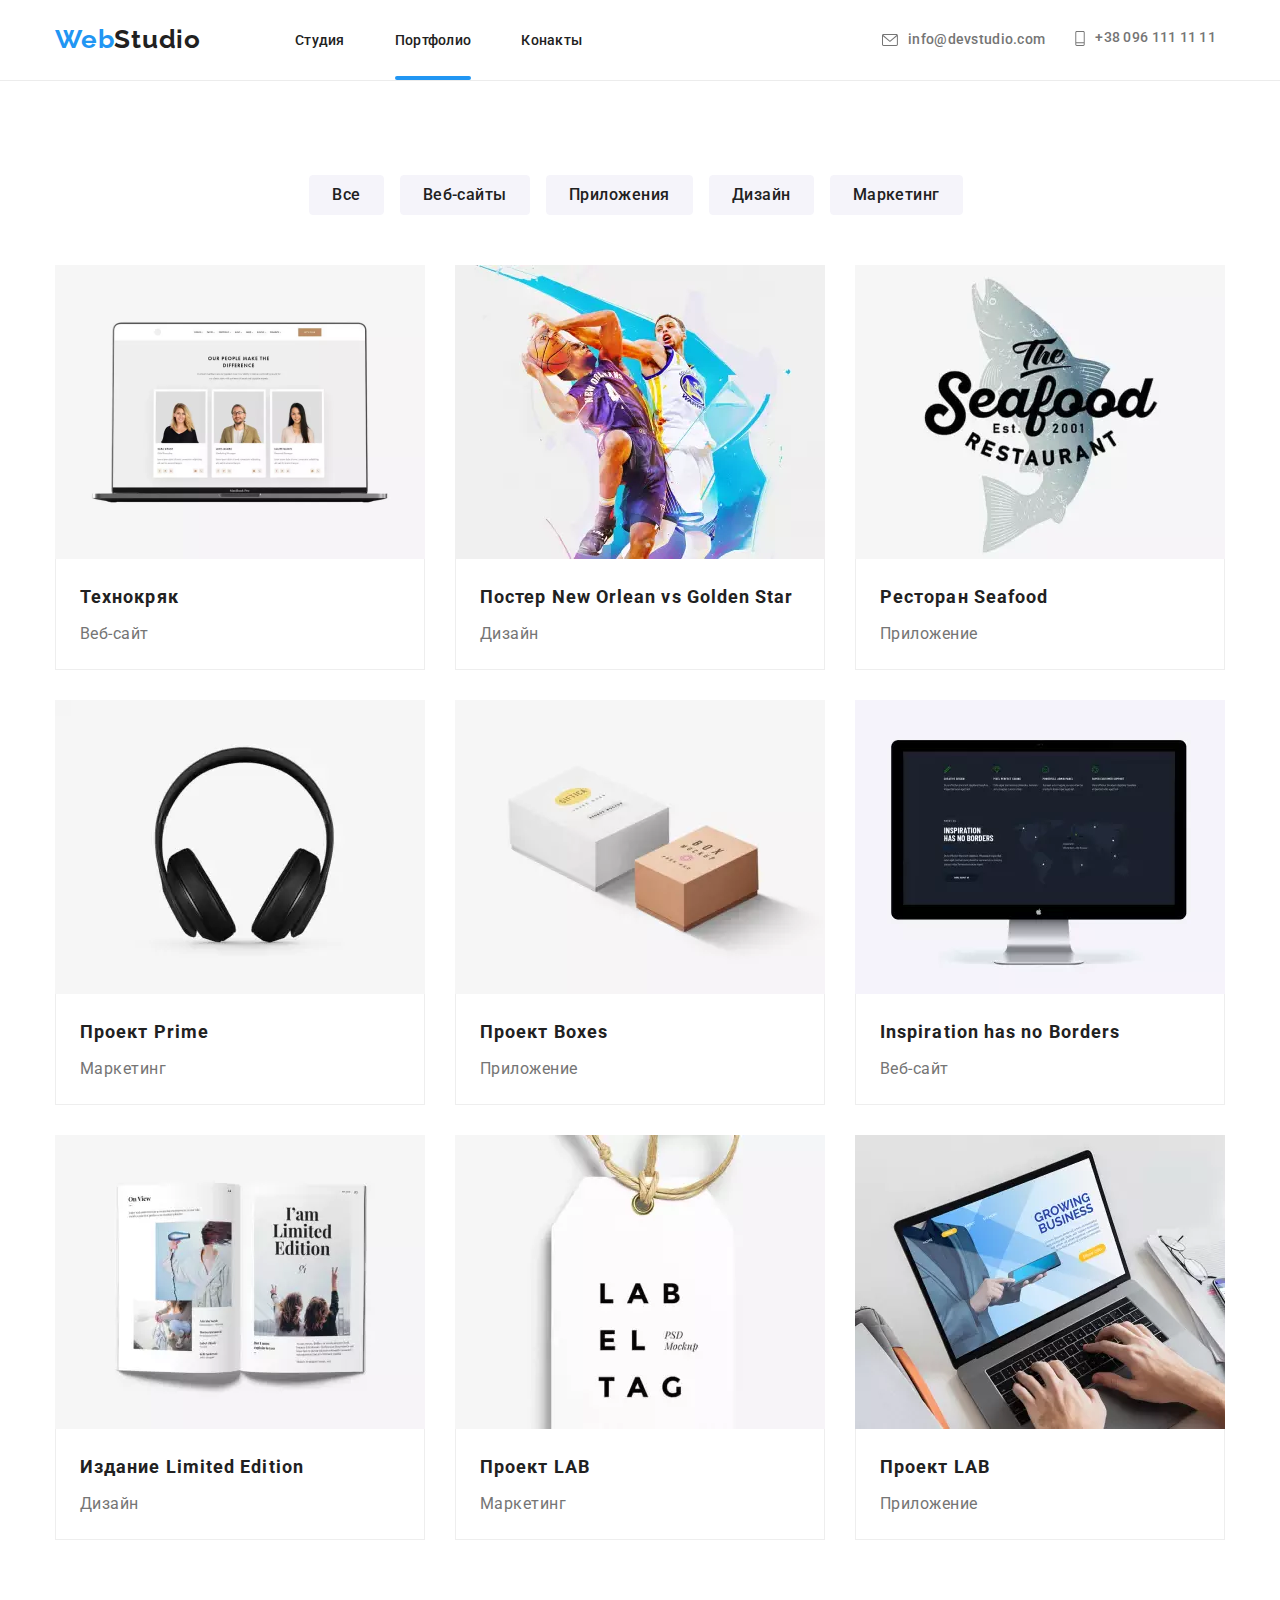
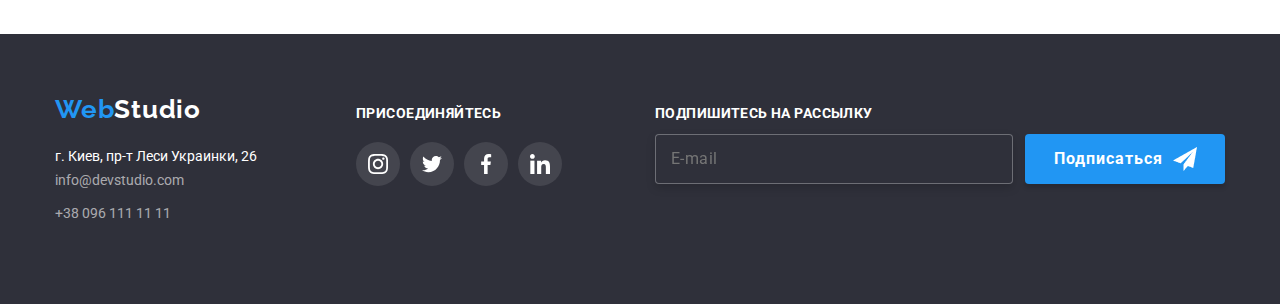
<file: portfolio.html>
<!DOCTYPE html>
<html lang="en">
<head>
    <meta charset="UTF-8">
    <meta name="viewport" content="width=device-width, initial-scale=1.0">
    <title>HW-08</title>
    <link rel="stylesheet" href="https://cdnjs.cloudflare.com/ajax/libs/modern-normalize/1.0.0/modern-normalize.min.css">
     <link href="https://fonts.googleapis.com/css2?family=Raleway:wght@700&family=Roboto:wght@400;500;700;900&display=swap"
            rel="stylesheet">
    <link rel="stylesheet" href="https://cdnjs.cloudflare.com/ajax/libs/animate.css/4.1.1/animate.min.css" />
    <!-- <link rel="stylesheet" href="./css/styles.css">  -->
    <link rel="stylesheet" href="./css/portfolio.min.css">
</head>
<body>
  <!--Шапка второй страницы-->
  <!-- <header class="header">
    <div class="container container-main">
        <nav class="main-nav">
            <a class="page-logo link" href="./index.html"><span class="logo-color link">Web</span>Studio</a>
            Навигация на другие страницы-->
            <!-- <ul class="site-nav">
                <li class="item"><a class="link menu-link" href="./index.html">Студия</a></li>
                <li class="item"><a class="link menu-link current" href="./portfolio.html">Портфолио</a></li>
                <li class="item"><a class="link menu-link" href="">Контакты</a></li>
            </ul>
        </nav> -->
    <!--Контакты-->
    <!-- <ul class="contact-nav">
        <li class="contact-item">
            <a href="mailto:info@devstudio.com" class="link">
                <svg class="contact-item-svg-envelope">
                    <use href="./img/sprite.svg.svg#icon-envelope"></use>
                </svg>info@devstudio.com
            </a>
        </li>
        <li class="contact-item">
            <a href="tel:+380961111111" class="link">
                <svg class="contact-item-svg-Mobile">
                    <use href="./img/sprite.svg.svg#icon-Mobile"></use>
                </svg>+38 096 111 11 11
            </a>   
        </li>
    </ul>              -->
   <!-- </div>  -->
<!-- </header> -->
<!--Шапка страницы-->
<header class="header">
  <div class="container container-main">

    <a class="page-logo link" href="./index.html"><span class="logo-color link">Web</span>Studio</a>
    <div class="menu-container" id="menu-container" data-menu>
      <nav class="main-nav">  
        <!--Навигация на другие страницы-->
        <ul class="menu-container-list is-open">
          <li class="menu-container-item">
            <a href="./index.html" class="menu-container-link nav link menu-container-link-action">Студия</a>
          </li>
          <li class="menu-container-item">
            <a class="menu-container-link nav link  menu-container-link-action current" href="#">Портфолио</a>
          </li>
          <li class="menu-container-item">
            <a class="menu-container-link nav link" href="">Конакты</a>
          </li>
        </ul>
        <!-- Контакты -->
        <ul class="menu-contacts">
          <li class="menu-mail">
            <a class="menu-link contacts link" href="mailto:info@devstudio.com">
              <svg class="contact-item-svg-envelope" width="16" height="12">
                <use href="./img/sprite.svg.svg#icon-envelope"></use>
              </svg>info@devstudio.com
            </a>
          </li>
          <li class="menu-tell">
            <a class="menu-link contacts link" href="tel:+380961111111">
              <svg class="contact-item-svg-Mobile" width="10" height="15">
                <use href="./img/sprite.svg.svg#icon-Mobile"></use>
              </svg>+38 096 111 11 11
            </a>
          </li>
        </ul>
      </nav>
    </div>

    <!-- КНОПКА-МЕНЮ-->
    <button type="button" class="menu-btn is-open" aria-expanded="false" aria-controls="menu-container" data-menu-button>
      <svg width="40" height="40" aria-label="переключатель мобильного меню">
        <use class="icon-cross" href="./img/sprite.svg.svg#icon-cross"></use>
        <use class="icon-menu" href="./img/sprite.svg.svg#icon-menu"></use>
      </svg>
    </button>
  </div>
</header>
<main>
    <!--Герой Портфолио-->
    <section class="portfolio">
        <div class="container">
        <!--<h1>Портфолио</h1>-->
        <ul class="button-list">
            <li class="button-list-item"><button type="button" class="button-nav">Все</button></li>
            <li class="button-list-item"><button type="button" class="button-nav">Веб-сайты</button></li> <!--радио-кнопки-->
            <li class="button-list-item"><button type="button" class="button-nav">Приложения</button></li>
            <li class="button-list-item"><button type="button" class="button-nav">Дизайн</button></li>
            <li ><button type="button" class="button-nav">Маркетинг</button></li>
        </ul>
        </div>  
        <div class="container carts">
        <ul class="project-list">
            <li class="project-list-item">
                <a href="" class="project-list-item link">
                    <div class="project-list-overlay">
                    <picture>
                        <source
                        srcset="
                          ./img/portfolio/desktop/webp/img.webp    1x,
                          ./img/portfolio/desktop/webp/img_2x.webp 2x
                        "
                        media="(min-width: 1200px)"
                        type="image/webp"
                      />
                        <source 
                        srcset="
                            ./img/portfolio/desktop/img.jpg    1x,
                            ./img/portfolio/desktop/img@2x.jpg 2x
                            " media="(min-width: 1200px)" />
                        <source
                         srcset="
                            ./img/portfolio/tablet/webp/img.webp    1x,
                            ./img/portfolio/tablet/webp/img_2x.webp 2x
                            " media="(min-width: 768px)" />
                        <source 
                        srcset="
                            ./img/portfolio/tablet/img.jpg  1x,
                            ./img/portfolio/tablet/img@2x.jpg 2x
                            " media="(min-width: 768px)" />
                        <source 
                        srcset="
                            ./img/portfolio/webp/1.webp     1x,
                            ./img/portfolio/webp/1-_2x.webp 2x
                            " media="(min-width: 320px)" />
                        <source 
                          srcset="
                            ./img/portfolio/1.jpg     1x,
                            ./img/portfolio/1-@2x.jpg 2x
                            " media="(min-width: 320px)" />
                        <img src="./img/img(7).jpg" alt="Экран планшета">
                    </picture>
                        <p class="overlay">
                            Технокряк это современная площадка распространения
                            коронавируса. Компании используют эту платформу для
                            цифрового шпионажа и атак на защищённые сервера конкурентов.
                        </p>
                    </div>
                    <div class="border">
                        <h3 class="img-title">Технокряк</h3>
                        <p class="img-text">Веб-сайт</p>
                    </div>
                </a>
            </li>
            <li class="project-list-item">
                    <a href="" class="project-list-item link">
                    <div class="project-list-overlay">
                        <picture>
                            <source
                              srcset="
                                ./img/portfolio/desktop/webp/img-1.webp    1x,
                                ./img/portfolio/desktop/webp/img_2x-1.webp 2x
                              "
                              media="(min-width: 1200px)"
                              type="image/webp"
                            />
                            <source
                              srcset="
                                ./img/portfolio/desktop/img-1.jpg    1x,
                                ./img/portfolio/desktop/img@2x-1.jpg 2x
                              "
                              media="(min-width: 1200px)"
                            />
                            <source
                              srcset="
                                ./img/portfolio/tablet/webp/img-1.webp    1x,
                                ./img/portfolio/tablet/webp/img_2x-1.webp 2x
                              "
                              media="(min-width: 768px)"
                            />
                            <source
                              srcset="
                                ./img/portfolio/tablet/img-1.jpg  1x,
                                ./img/portfolio/tablet/img@2x.jpg 2x
                              "
                              media="(min-width: 768px)"
                            />
                            <source
                              srcset="
                                ./img/portfolio/webp/2.webp     1x,
                                ./img/portfolio/webp/2-_2x.webp 2x
                              "
                              media="(min-width: 320px)"
                            />
                            <source
                              srcset="
                                ./img/portfolio/2.jpg     1x,
                                ./img/portfolio/2-@2x.jpg 2x
                              "
                              media="(min-width: 320px)"
                            />
                        <img src="./img/img(8).jpg" alt="Два баскетболиста">
                        </picture>
                        <p class="overlay">
                            Технокряк это современная площадка распространения
                            коронавируса. Компании используют эту платформу для
                            цифрового шпионажа и атак на защищённые сервера конкурентов.
                        </p>
                    </div>
                    <div class="border">
                        <h3 class="img-title">Постер New Orlean vs Golden Star</h3>
                        <p class="img-text">Дизайн</p>
                    </div>
                </a>
            </li>
            <li class="project-list-item">
                    <a href="" class="project-list-item link">
                    <div class="project-list-overlay">
                        <picture>
                            <source
                              srcset="
                                ./img/portfolio/desktop/webp/img-2.webp    1x,
                                ./img/portfolio/desktop/webp/img_2x-2.webp 2x
                              "
                              media="(min-width: 1200px)"
                              type="image/webp"
                            />
                            <source
                              srcset="
                                ./img/portfolio/desktop/img-2.jpg    1x,
                                ./img/portfolio/desktop/img@2x-2.jpg 2x
                              "
                              media="(min-width: 1200px)"
                            />
                            <source
                              srcset="
                                ./img/portfolio/tablet/webp/img-2.webp    1x,
                                ./img/portfolio/tablet/webp/img_2x-2.webp 2x
                              "
                              media="(min-width: 768px)"
                            />
                            <source
                              srcset="
                                ./img/portfolio/tablet/img-2.jpg    1x,
                                ./img/portfolio/tablet/img@2x-2.jpg 2x
                              "
                              media="(min-width: 768px)"
                            />
                            <source
                              srcset="
                                ./img/portfolio/webp/3.webp     1x,
                                ./img/portfolio/webp/3-_3x.webp 2x
                              "
                              media="(min-width: 320px)"
                            />
                            <source
                              srcset="
                                ./img/portfolio/3.jpg     1x,
                                ./img/portfolio/3-@2x.jpg 2x
                              "
                              media="(min-width: 320px)"
                            />
                        <img src="./img/img(9).jpg" alt="Рыба">
                        </picture>
                        <p class="overlay">
                            Технокряк это современная площадка распространения
                            коронавируса. Компании используют эту платформу для
                            цифрового шпионажа и атак на защищённые сервера конкурентов.
                        </p>
                    </div>
                    <div class="border">
                        <h3 class="img-title">Ресторан Seafood</h3>
                        <p class="img-text">Приложение</p>
                    </div>
                </a>
            </li>
            <li class="project-list-item">
                    <a href="" class="project-list-item link">
                    <div class="project-list-overlay">
                        <picture>
                            <source
                              srcset="
                                ./img/portfolio/desktop/webp/img-3.webp    1x,
                                ./img/portfolio/desktop/webp/img_2x-3.webp 2x
                              "
                              media="(min-width: 1200px)"
                              type="image/webp"
                            />
                            <source
                              srcset="
                                ./img/portfolio/desktop/img-3.jpg    1x,
                                ./img/portfolio/desktop/img@2x-3.jpg 2x
                              "
                              media="(min-width: 1200px)"
                            />
                            <source
                              srcset="
                                ./img/portfolio/tablet/webp/img-3.webp    1x,
                                ./img/portfolio/tablet/webp/img_2x-3.webp 2x
                              "
                              media="(min-width: 768px)"
                            />
                            <source
                              srcset="
                                ./img/portfolio/tablet/img-3.jpg    1x,
                                ./img/portfolio/tablet/img@2x-3.jpg 2x
                              "
                              media="(min-width: 768px)"
                            />
                            <source
                              srcset="
                                ./img/portfolio/webp/4.webp     1x,
                                ./img/portfolio/webp/4-_4x.webp 2x
                              "
                              media="(min-width: 320px)"
                            />
                            <source
                              srcset="
                                ./img/portfolio/4.jpg     1x,
                                ./img/portfolio/4-@2x.jpg 2x
                              "
                              media="(min-width: 320px)"
                            />
                        <img src="./img/img(10).jpg" alt="Наушники">
                        </picture>
                        <p class="overlay">
                            Технокряк это современная площадка распространения
                            коронавируса. Компании используют эту платформу для
                            цифрового шпионажа и атак на защищённые сервера конкурентов.
                        </p>
                    </div>
                    <div class="border">
                        <h3 class="img-title">Проект Prime</h3>
                        <p class="img-text">Маркетинг</p>
                    </div>
                </a>
            </li>
            <li class="project-list-item">
                <a href="" class="project-list-item link">
                    <div class="project-list-overlay">
                        <picture>
                            <source
                              srcset="
                                ./img/portfolio/desktop/webp/img-4.webp    1x,
                                ./img/portfolio/desktop/webp/img_2x-4.webp 2x
                              "
                              media="(min-width: 1200px)"
                              type="image/webp"
                            />
                            <source
                              srcset="
                                ./img/portfolio/desktop/img-4.jpg    1x,
                                ./img/portfolio/desktop/img@2x-4.jpg 2x
                              "
                              media="(min-width: 1200px)"
                            />
                            <source
                              srcset="
                                ./img/portfolio/tablet/webp/img-4.webp    1x,
                                ./img/portfolio/tablet/webp/img_2x-4.webp 2x
                              "
                              media="(min-width: 768px)"
                            />
                            <source
                              srcset="
                                ./img/portfolio/tablet/img-4.jpg    1x,
                                ./img/portfolio/tablet/img@2x-4.jpg 2x
                              "
                              media="(min-width: 768px)"
                            />
                            <source
                              srcset="
                                ./img/portfolio/webp/5.webp     1x,
                                ./img/portfolio/webp/5-_5x.webp 2x
                              "
                              media="(min-width: 320px)"
                            />
                            <source
                              srcset="
                                ./img/portfolio/5.jpg     1x,
                                ./img/portfolio/5-@2x.jpg 2x
                              "
                              media="(min-width: 320px)"
                            />
                        <img src="./img/img(11).jpg" alt="Две маленькие коробки">
                        </picture>
                        <p class="overlay">
                            Технокряк это современная площадка распространения
                            коронавируса. Компании используют эту платформу для
                            цифрового шпионажа и атак на защищённые сервера конкурентов.
                        </p>
                    </div>
                    <div class="border">
                        <h3 class="img-title">Проект Boxes</h3>
                        <p class="img-text">Приложение</p>
                    </div>
                </a>
            </li>
            <li class="project-list-item">
                <a href="" class="project-list-item link">
                    <div class="project-list-overlay">
                        <picture>
                            <source
                              srcset="
                                ./img/portfolio/desktop/webp/img-5.webp    1x,
                                ./img/portfolio/desktop/webp/img_2x-5.webp 2x
                              "
                              media="(min-width: 1200px)"
                              type="image/webp"
                            />
                            <source
                              srcset="
                                ./img/portfolio/desktop/img-5.jpg    1x,
                                ./img/portfolio/desktop/img@2x-5.jpg 2x
                              "
                              media="(min-width: 1200px)"
                            />
                            <source
                              srcset="
                                ./img/portfolio/tablet/webp/img-5.webp    1x,
                                ./img/portfolio/tablet/webp/img_2x-5.webp 2x
                              "
                              media="(min-width: 768px)"
                            />
                            <source
                              srcset="
                                ./img/portfolio/tablet/img-5.jpg    1x,
                                ./img/portfolio/tablet/img@2x-5.jpg 2x
                              "
                              media="(min-width: 768px)"
                            />
                            <source
                              srcset="
                                ./img/portfolio/webp/6.webp     1x,
                                ./img/portfolio/webp/6-_6x.webp 2x
                              "
                              media="(min-width: 320px)"
                            />
                            <source
                              srcset="
                                ./img/portfolio/6.jpg     1x,
                                ./img/portfolio/6-@2x.jpg 2x
                              "
                              media="(min-width: 320px)"
                            />
                        <img src="./img/img(12).jpg" alt="Компьютер">
                         </picture>
                        <p class="overlay">
                            Технокряк это современная площадка распространения
                            коронавируса. Компании используют эту платформу для
                            цифрового шпионажа и атак на защищённые сервера конкурентов.
                        </p>
                    </div>
                    <div class="border">
                        <h3 class="img-title">Inspiration has no Borders</h3>
                        <p class="img-text">Веб-сайт</p>
                    </div>
                </a>
            </li>
            <li class="project-list-item">
                <a href="" class="project-list-item link">
                    <div class="project-list-overlay">
                        <picture>
                            <source
                              srcset="
                                ./img/portfolio/desktop/webp/img-6.webp    1x,
                                ./img/portfolio/desktop/webp/img_2x-6.webp 2x
                              "
                              media="(min-width: 1200px)"
                              type="image/webp"
                            />
                            <source
                              srcset="
                                ./img/portfolio/desktop/img-6.jpg    1x,
                                ./img/portfolio/desktop/img@2x-6.jpg 2x
                              "
                              media="(min-width: 1200px)"
                            />
                            <source
                              srcset="
                                ./img/portfolio/tablet/webp/img-6.webp    1x,
                                ./img/portfolio/tablet/webp/img_2x-6.webp 2x
                              "
                              media="(min-width: 768px)"
                            />
                            <source
                              srcset="
                                ./img/portfolio/tablet/img-6.jpg    1x,
                                ./img/portfolio/tablet/img@2x-6.jpg 2x
                              "
                              media="(min-width: 768px)"
                            />
                            <source
                              srcset="
                                ./img/portfolio/webp/7.webp     1x,
                                ./img/portfolio/webp/7-_7x.webp 2x
                              "
                              media="(min-width: 320px)"
                            />
                            <source
                              srcset="
                                ./img/portfolio/7.jpg     1x,
                                ./img/portfolio/7-@2x.jpg 2x
                              "
                              media="(min-width: 320px)"
                            />
                        <img src="./img/img(13).jpg" alt="Журнал">
                        </picture>
                        <p class="overlay">
                            Технокряк это современная площадка распространения
                            коронавируса. Компании используют эту платформу для
                            цифрового шпионажа и атак на защищённые сервера конкурентов.
                        </p>
                    </div>
                    <div class="border">
                        <h3 class="img-title">Издание Limited Edition</h3>
                        <p class="img-text">Дизайн</p>
                    </div>
                </a>
            </li>
            <li class="project-list-item">
                <a href="" class="project-list-item link">
                    <div class="project-list-overlay">
                        <picture>
                            <source
                              srcset="
                                ./img/portfolio/desktop/webp/img-7.webp    1x,
                                ./img/portfolio/desktop/webp/img_2x-7.webp 2x
                              "
                              media="(min-width: 1200px)"
                              type="image/webp"
                            />
                            <source
                              srcset="
                                ./img/portfolio/desktop/img-7.jpg    1x,
                                ./img/portfolio/desktop/img@2x-7.jpg 2x
                              "
                              media="(min-width: 1200px)"
                            />
                            <source
                              srcset="
                                ./img/portfolio/tablet/webp/img-7.webp    1x,
                                ./img/portfolio/tablet/webp/img_2x-7.webp 2x
                              "
                              media="(min-width: 768px)"
                            />
                            <source
                              srcset="
                                ./img/portfolio/tablet/img-7.jpg    1x,
                                ./img/portfolio/tablet/img@2x-7.jpg 2x
                              "
                              media="(min-width: 768px)"
                            />
                            <source
                              srcset="
                                ./img/portfolio/webp/8.webp     1x,
                                ./img/portfolio/webp/8-_8x.webp 2x
                              "
                              media="(min-width: 320px)"
                            />
                            <source
                              srcset="
                                ./img/portfolio/8.jpg     1x,
                                ./img/portfolio/8-@2x.jpg 2x
                              "
                              media="(min-width: 320px)"
                            />
                        <img src="./img/img(14).jpg" alt="Этикетка">
                        </picture>
                        <p class="overlay">
                            Технокряк это современная площадка распространения
                            коронавируса. Компании используют эту платформу для
                            цифрового шпионажа и атак на защищённые сервера конкурентов.
                        </p>
                    </div>
                    <div class="border">
                        <h3 class="img-title">Проект LAB</h3>
                        <p class="img-text">Маркетинг</p>
                    </div>
                </a>
            </li>
            <li class="project-list-item">
                <a href="" class="project-list-item link">
                    <div class="project-list-overlay">
                        <picture>
                            <source
                              srcset="
                                ./img/portfolio/desktop/webp/img-8.webp    1x,
                                ./img/portfolio/desktop/webp/img_2x-8.webp 2x
                              "
                              media="(min-width: 1200px)"
                              type="image/webp"
                            />
                            <source
                              srcset="
                                ./img/portfolio/desktop/img-8.jpg    1x,
                                ./img/portfolio/desktop/img@2x-8.jpg 2x
                              "
                              media="(min-width: 1200px)"
                            />
                            <source
                              srcset="
                                ./img/portfolio/tablet/webp/img-8.webp    1x,
                                ./img/portfolio/tablet/webp/img_2x-8.webp 2x
                              "
                              media="(min-width: 768px)"
                            />
                            <source
                              srcset="
                                ./img/portfolio/tablet/img-8.jpg    1x,
                                ./img/portfolio/tablet/img@2x-8.jpg 2x
                              "
                              media="(min-width: 768px)"
                            />
                            <source
                              srcset="
                                ./img/portfolio/webp/9.webp     1x,
                                ./img/portfolio/webp/9-_9x.webp 2x
                              "
                              media="(min-width: 320px)"
                            />
                            <source
                              srcset="
                                ./img/portfolio/9.jpg     1x,
                                ./img/portfolio/9-@2x.jpg 2x
                              "
                              media="(min-width: 320px)"
                            />
                        <img src="./img/img(15).jpg" alt="Планшет">
                        </picture>
                        <p class="overlay">
                            Технокряк это современная площадка распространения
                            коронавируса. Компании используют эту платформу для
                            цифрового шпионажа и атак на защищённые сервера конкурентов.
                        </p>
                    </div>
                    <div class="border">
                        <h3 class="img-title">Проект LAB</h3>
                        <p class="img-text">Приложение</p>
                    </div>
                </a>
            </li>
        </ul>
        </div>
    </section>
</main>
    <!--ФУТЕР-->
    <footer class="footer-title">
    <div class="container footer-box">
       <!--ФУТЕР-ЛОГО--> 
       <div class="footer-left">
        <a class="footer-logo link" href="./index.html"><span class="logo-color link">Web</span>Studio</a>            
        <address class="footer-address">
        <ul>
            <li>
             <a class="footer-address link" href="https://goo.gl/maps/4SZ75eNTT2xGDw7dA">г. Киев, пр-т Леси Украинки, 26</a>
            </li>
            <li><a class="footer-nav link" href="mailto:info@devstudio.com">info@devstudio.com</a></li>
            <li><a class="footer-nav link" href="tel:+380961111111">+38 096 111 11 11</a></li>
        </ul>
        </address>
       </div>

        <div class="footer-center">
            <p class="join">Присоединяйтесь</p>
            <ul class="social-list list">
                <li class="social-list-item">
                    <a href="#" class="social-list-link"> 
                        <svg class="social-list-svg">
                            <use href="./img/sprite.svg.svg#icon-instagram"></use>
                        </svg> 
                    </a> 
                </li>
                <li class="social-list-item">
                    <a href="#" class="social-list-link">
                        <svg class="social-list-svg">
                            <use href="./img/sprite.svg.svg#icon-twitter"></use>
                        </svg>  
                    </a>           
                </li>
                <li class="social-list-item">
                    <a href="#" class="social-list-link">
                        <svg class="social-list-svg">
                            <use href="./img/sprite.svg.svg#icon-facebook"></use>
                        </svg>
                    </a>                  
                </li>
                <li class="social-list-item">
                    <a href="#" class="social-list-link">   
                        <svg class="social-list-svg">
                            <use href="./img/sprite.svg.svg#icon-linkedin"></use>
                        </svg>
                    </a>    
                </li>
            </ul>  
        </div>
        <!--ПОДПИШИТЕCЬ-->
        <div class="footer-mail">
            <form>
            <p class="footer-social-title">Подпишитесь на рассылку</p>
            <div class="footer-mail-box">
                <input class="footer-mail-input" type="email" name="mail" id="footer-mail" placeholder="E-mail" />
                <button type="button" class="footer-mail-btn">Подписаться</button>
            </div>
            </form>
        </div>
    <!-- </div> -->
    </div>
    </footer>
    <script src="./js/mobile-menu.js"></script>
</body>
</html>
</file>
<file: css/styles.css>
html {
  box-sizing: border-box;
}

*,
*::before,
*::after {
  box-sizing: inherit;
}

:root {
  --primary-text-color: #757575; /* оcновной главный*/
  --title-text-color: #212121; /*цвет заголовков*/
  --accent-color: #2196f3;
  --primary-bg-color: #ffffff; /*белый */
  --second-bg-color: #f5f4fa; /*вторичный*/
  --third-bg-color: #2f303a; /* background hero fotter title */
}

body {
  font-family: "Roboto", sans-serif;
  font-weight: 400;
  /*font-size: 14px;
    line-height: 1.71;
    letter-spacing: 0.03em;*/
  background-color: var(--primary-bg-color); /*#ffffff;*/
  color: var(--primary-text-color); /*#757575;*/
}
input {
  font-family: inherit;
}

h1,
h2,
h3,
h4,
h5,
h6,
body,
ul,
li,
p {
  padding: 0;
  margin: 0;
  list-style: none;
  border: none;
}

h1 {
  letter-spacing: 0.06em;
}
h2,
h3 {
  letter-spacing: 0.03em;
}
p {
  letter-spacing: 0.03em;
}
.link {
  text-decoration: none;
  padding: 0;
  margin: 0;
}
img {
  display: block;
  max-width: 100%;
  height: auto;
}
.visually-hidden {
  position: absolute !important;
  clip: rect(1px 1px 1px 1px); /* IE6, IE7 */
  clip: rect(1px, 1px, 1px, 1px);
  padding: 0 !important;
  border: 0 !important;
  height: 1px !important;
  width: 1px !important;
  overflow: hidden;
}
.container {
  width: 1200px;
  padding-left: 15px;
  padding-right: 15px;
  margin: 0 auto;
  /* outline: 1px solid red; */
}
/*=============HEADER==============*/
.header {
  border-bottom: 1px solid #ececec;
}
.container-main {
  justify-content: space-between;
  display: flex;
  width: 1200px;
  padding-left: 15px;
  padding-right: 15px;
  margin: 0 auto;
  background-color: var(--primary-bg-color);
  height: 80px;
}

.main-nav {
  display: flex;
  justify-content: space-between;
  align-items: center;
}
.page-logo {
  font-family: Raleway, sans-serif;
  font-style: normal;
  font-weight: 700;
  font-size: 26px;
  line-height: 1.19;
  letter-spacing: 0.03em;
  color: var(--title-text-color);
  text-decoration: none;
  margin-top: 24px;
  margin-bottom: 25px;
}
.logo-color {
  font-family: Raleway, sans-serif;
  font-style: normal;
  font-weight: 700;
  font-size: 26px;
  line-height: 1.19;
  letter-spacing: 0.03em;
  color: var(--accent-color);
}
/* Навигация на другие страницы ========== */
.site-nav .link:hover,
.site-nav .link:focus,
.site-nav .link:active,
.site-nav .link.current {
  color: var(--accent-color);
}
.site-nav .link {
  /*font-family: Roboto;
    font-style: normal;*/
  display: block;
  font-weight: 500;
  font-size: 14px;
  line-height: 1.14;
  letter-spacing: 0.02em;
  color: var(--title-text-color);
  text-decoration: none;
}
.site-nav {
  display: flex;
  margin-left: 93px;
  border: 1px solid transparent;
  transition: background-color 250ms cubic-bezier(0.4, 0, 0.2, 1);
  /* outline: 1px solid transparent;*/
}
.site-nav .item + .item {
  margin-left: 53px;
}
.menu-link {
  position: relative;
}
.menu-link.current::before {
  opacity: 1;
}
.menu-link::before {
  content: "";
  display: inline-block;
  align-items: center;
  position: absolute;
  opacity: 0;
  left: 0px;
  bottom: -32px;
  width: 100%;
  height: 4px;
  background-color: var(--accent-color);
  border-radius: 2px;
}
/*================THE-AND-HEADER=================*/

/*====CONTACT-NAV====КОНТАКТЫ ТЕЛ ИКОНКИ*==========*/
.contact-item-svg-envelope {
  width: 16px;
  height: 12px;
  margin-right: 10px;
  fill: currentColor;
}
.contact-item-svg-Mobile {
  width: 10px;
  height: 16px;
  margin-right: 10px;
  fill: currentColor;
}
.contact-nav .link:hover,
.contact-nav .link:focus,
.contact-nav .link:active {
  color: var(--accent-color); /*#2196F3; */
}

.link:hover,
.link:focus {
  color: var(--accent-color);
}
.contact-nav .link {
  font-family: Roboto;
  font-size: 14px;
  font-weight: 500;
  line-height: 1.14;
  letter-spacing: 0.02em;
  color: var(--primary-text-color); /*#757575;*/
  transition: 250ms cubic-bezier(0.4, 0, 0.2, 1);
}
.contact-nav {
  display: flex;
  margin-left: auto;
  align-self: flex-end;
  cursor: pointer;
  /*list-style: none;*/
}

.contact-nav .contact-item + .contact-item {
  margin-left: 50px;
}
.contact-item {
  align-items: center;
  margin-top: 32px;
  margin-bottom: 32px;
}
.contact-item .link {
  align-items: center;
}
/*============Герой*====================================*/
.container-hero {
  /*box-sizing: border-box;*/
  max-width: 1600px;
  margin-left: auto;
  margin-right: auto;
}
.hero {
  background-repeat: no-repeat;
  background-size: cover;
  padding-top: 200px;
  padding-bottom: 200px;
  background-color: var(--third-bg-color);
  background-image: linear-gradient(
      to right,
      rgba(47, 48, 58, 0.4),
      rgba(47, 48, 58, 0.4)
    ),
    url("../img/img16.jpg");
}

.hero-title {
  font-weight: 900;
  font-size: 44px;
  line-height: 1.36;
  text-align: center;
  text-transform: uppercase;
  color: var(--primary-bg-color);
  letter-spacing: 0.06em;
  margin-bottom: 30px;
}

.hero-button {
  font-family: inherit;
  font-style: normal;
  font-weight: 700;
  font-size: 16px;
  line-height: 1.87;
  display: block; /*кнопка по центру*/
  margin: 0 auto; /*кнопка по центру*/
  text-align: center;
  text-decoration: none;

  border-radius: 4px;
  letter-spacing: 0.06em;

  padding-bottom: 10px;
  padding-top: 10px;
  padding-right: 32px;
  padding-left: 32px;
  color: var(--primary-bg-color);
  background-color: var(--accent-color);
  border: 1px solid transparent;
  box-shadow: 0px 4px 4px rgba(0, 0, 0, 0.15);
  cursor: pointer;
  /* transition: background-color 250ms cubic-bezier(0.4, 0, 0.2, 1); */
}

.hero-button .link:hover,
.hero-button .link:focus,
.hero-button .link:active {
  color: var(--accent-color);
}

/* Наши Особенности текст ========*/
.features {
  padding-top: 94px;
  padding-bottom: 94px;
}

.features-list {
  display: flex;
  justify-content: space-between;
  /* margin: 0 auto; */
  /* list-style: none;*/
}
.features-list-item {
  margin: 0 auto;
}
.feature-item-logo {
  width: 270px;
  height: 120px;
  background-color: var(--second-bg-color); /*#f5f4fa;*/
  border-radius: 4px;
  margin-bottom: 30px;
  display: flex;
  align-items: center;
  justify-content: center;
}
.features-title {
  font-style: normal;
  font-weight: 700;
  font-size: 14px;
  margin-bottom: 10px;
  margin-top: 0px;
  line-height: 1.14;
  text-transform: uppercase;
  color: var(--title-text-color);
}
.features-text {
  /*font-family: Roboto;
    font-style: normal;*/
  /*font-weight: 400;*/
  font-size: 14px;
  width: 270px;
  line-height: 1.71;
  color: var(--primary-text-color); /* #757575;*/
}
/*===FEATURES=====Наши Особенности ИКОНКИ 1стр========*/
.list {
  display: flex;
  list-style: none;
  /*padding: ;*/
}
.list-item {
  width: 350px;
  padding: 10px;
  margin: 10px;
  border-radius: 4px;
  box-shadow: 0px 2px 1px rgba(0, 0, 0, 0.2), 0px 1px 1px rgba(0, 0, 0, 0.14),
    0px 1px 3px rgba(0, 0, 0, 0.12);
}
/* Наши Особенности Картинки-антена и т д ===========*/
.list-item::before {
  display: block; /*сдела по видео-уроку 20.11.*/
  content: "";
  width: 270px;
  height: 120px;
  margin-bottom: 30px;
  background-color: var(--second-bg-color);
  background-repeat: no-repeat;
  background-size: 65px 70px;
  background-position: center;
  /* margin-right: 30px; */
  border-radius: 4px;
}
.list-item-Antena .feature-item-logo::before {
  content: "";
  background-image: url(../img/antenna.svg);
  width: 70px;
  height: 70px;
}
.list-item-Clock .feature-item-logo::before {
  background-image: url(../img/clock.svg);
  content: "";
  width: 70px;
  height: 70px;
}
.list-item-Diagram .feature-item-logo::before {
  background-image: url(../img/diagram.svg);
  content: "";
  width: 70px;
  height: 70px;
}
.list-item-Astronaut .feature-item-logo::before {
  background-image: url(../img/astronaut.svg);
  content: "";
  width: 70px;
  height: 70px;
}
/*.list-item-Astronaut .feature-item-logo:hover::before {
    color: var(--accent-color);
}*/
/* ============================================================ */

/*Примеры работ* ===============================*/
.work {
  padding-bottom: 94px;
}
.work-title {
  font-weight: 700;
  font-size: 36px;
  line-height: 1.16;
  margin-bottom: 50px; /*от Чем мы заним.до img*/
  margin-top: 0px;
  text-align: center;
  color: var(--title-text-color); /*#212121*/
}
.work-flex {
  display: flex;
  justify-content: space-between;
}
.work-flex + .item + .item {
  margin-left: 30px;
}
.work-flex .work-item {
  position: relative;
}
.work-list {
  position: relative;
  left: 0;
  bottom: 0;
  width: 100%;
  display: inline-flex;
  justify-content: center;
  align-items: center;
  position: absolute;
  max-width: 370px;
  min-height: 70px;
  background: rgba(47, 48, 58, 0.8);
  /* padding-top: 27px;
    padding-bottom: 27px;
    padding-left: 82px;
    padding-right: 82px;*/
}
.work-info {
  width: fit-content;
  font-style: 400;
  font-weight: 700;
  font-size: 14px;
  line-height: 1.14px;
  text-align: center;
  letter-spacing: 0.03em;
  text-transform: uppercase;
  color: var(--primary-bg-color);
}
/*========Команда=============*/
.team {
  background: #f5f4fa;
  padding-top: 94px;
  padding-bottom: 94px; /*на секцию задаем*/
}
.team-title {
  color: var(--title-text-color);
  font-weight: 700;
  font-size: 36px;
  /*margin-bottom: 50px;*/
  line-height: 1.16;
  text-align: center;
  padding-bottom: 50px; /*от Наша команда до img*/
}
.team-flex {
  display: flex;
  justify-content: space-between; /*фото в строку*/
  /* padding-left: 15px; /*между фото*/
  /* padding-right: 15px;*/
}
.team-flex-item {
  box-shadow: 0px 1px 3px rgba(0, 0, 0, 0.12), 0px 1px 1px rgba(0, 0, 0, 0.14),
    0px 2px 1px rgba(0, 0, 0, 0.2);
  border-radius: 0px 0px 4px 4px;
  background: #ffffff;
}
.team-text {
  color: var(--title-text-color);
  font-size: 16px;
  line-height: 1.16;
  font-weight: 500;
  text-align: center;
  margin-top: 30px;
  margin-bottom: 10px; /*от имени до проф.*/
}
.team-prof {
  font-size: 16px;
  line-height: 1.16;
  text-align: center;
  color: var(--primary-text-color); /* #757575;*/
  margin-bottom: 16px;
}
/* ИКОНИКИ icons под фото team 1 стр Итнстаграм */
.icons {
  padding-bottom: 16px;
  padding-right: 32px;
  padding-left: 32px;
  padding-bottom: 30px;
}
.icon-list-link:hover .icon-list-svg,
.icon-list-link:focus .icon-list-svg {
  fill: var(--primary-bg-color);
}
.icon-list-link:hover,
.icon-list-link:focus {
  background-color: var(--accent-color);
}
.icon-list-svg {
  width: 20px;
  height: 20px;
  fill: #afb1b8;
}
.icon-list {
  display: flex;
  justify-content: center;
}
.icon-list-link {
  display: flex;
  justify-content: center; /*выравниваем по центру link*/
  align-items: center; /*выравниваем по центру*/
  width: 44px;
  height: 44px;
  border-radius: 50px;
  margin-right: 10px;
  transition: border-color 250ms cubic-bezier(0.4, 0, 0.2, 1); /*плавный переход цвета при ховере*/
}
.icon-list-link:nth-last-child(-n + 4) {
  margin-right: 0;
}
/* ====================================== */

/*Секция о постоянных клиентах*/
.client {
  padding-bottom: 94px;
  padding-top: 94px;
}
.client-title {
  font-weight: 700;
  font-size: 36px;
  line-height: 1.16;
  margin-bottom: 50px; /*от h2 до img*/
  text-align: center;
  color: var(--title-text-color); /*#212121;*/
}
.client-list {
  display: flex;
  justify-content: space-between;
  cursor: pointer;
}
.client-item {
  width: 170px;
  height: 90px;
  /* margin-right: 30px;*/
}
.client-link {
  display: flex;
  justify-content: center;
  align-items: center;
  width: 170px;
  height: 90px;
  border: 1px solid #afb1b8;
  border-radius: 4px;
  fill: #afb1b8;
  transition: border-color 250ms cubic-bezier(0.4, 0, 0.2, 1); /*плавный переход цвета при ховере*/
}
.client-svg {
  transition: fill 250ms cubic-bezier(0.4, 0, 0.2, 1);
}
.client-link:hover,
.client-link:focus {
  fill: var(--accent-color);
}
.client-link:hover {
  border-color: var(--accent-color);
}
/* ================================================= */
/*===========ФУТЕР==========================*/
.footer-title {
  padding-top: 60px;
  padding-bottom: 60px;
  background-color: var(--third-bg-color);
}
.footer-box {
  display: flex;
  align-items: baseline;
}
.footer-left {
  display: flex;
  flex-direction: column;
  width: 231px;
  margin-right: 70px;
}
.footer-center {
  /* display: block;
  justify-content: space-between; */
  /* margin-left: 70px; */
  display: flex;
  flex-direction: column;
  margin-top: 12px;
}
.join {
  font-weight: 700;
  font-style: 400;
  font-size: 14px;
  line-height: 1.14;
  letter-spacing: 0.03em;
  text-transform: uppercase;
  margin-bottom: 20px;
  color: var(--primary-bg-color);
  background: var(--third-bg-color);
  /* margin-top: 72px;*/
}
/*===ИКОНКИ ФУТЕР===*/
.social-list {
  display: flex;
  justify-content: space-between;
}
.social-list-item:not(:last-child) {
  margin-right: 10px;
}

.social-list-link {
  display: flex;
  justify-content: center;
  align-items: center;
  width: 44px;
  height: 44px;
  border-radius: 50px;
  background: rgba(255, 255, 255, 0.1);
  /* margin-bottom: 100px;*/
  transition: fill 250ms cubic-bezier(0.4, 0, 0.2, 1);
}
.social-list-svg {
  width: 20px;
  height: 20px;
  transition: fill 250ms cubic-bezier(0.4, 0, 0.2, 1);
}

.social-list-svg {
  fill: var(--primary-bg-color);
}
.social-list-link:hover,
.social-list-link:focus {
  background-color: var(--accent-color);
}

/*=======ФУТЕР ЛОГО==========*/
.footer-logo {
  display: block;
  font-family: Raleway;
  font-style: normal;
  font-weight: 700;
  font-size: 26px;
  line-height: 1.19;
  color: var(--primary-bg-color);
  text-decoration: none;
  margin-bottom: 20px;
}
.logo-color {
  color: var(--accent-color);
}
.footer-address {
  font-family: Roboto;
  font-style: normal;
  font-weight: 400;
  font-size: 14px;
  line-height: 1.71;
  margin-bottom: 9px;
  color: var(--primary-bg-color);
}
.footer-nav {
  font-family: Roboto;
  font-style: normal;
  font-weight: 400;
  font-size: 14px;
  line-height: 1.71;
  display: block;
  margin-bottom: 9px;
  color: rgba(255, 255, 255, 0.6);
}
/* ПОДПИШИСЬ */
.footer-mail {
  display: flex;
  flex-direction: column;
  margin-left: 93px;
  /* padding-left: 93px; */
  /* padding-top: 12px; */
}
.footer-social-title {
  font-style: 400;
  font-weight: 700;
  font-size: 14px;
  line-height: 1.14px;
  letter-spacing: 0.03em;
  text-transform: uppercase;
  margin-bottom: 20px;
  color: var(--primary-bg-color);
}
.footer-mail-box {
  display: flex;
  justify-content: flex-end;
  /* flex-direction: row; */
}
.footer-mail-input {
  font-family: "Roboto";
  font-style: normal;
  font-weight: normal;
  font-size: 16px;
  line-height: 1.25;
  letter-spacing: 0.03em;
  border: 1px solid rgba(255, 255, 255, 0.3);
  box-sizing: border-box;
  filter: drop-shadow(0px 4px 4px rgba(0, 0, 0, 0.15));
  border-radius: 4px;
  width: 358px;
  /* width: 100%; */
  height: 50px;
  padding: 16px 15px;
  background-color: #2f303a;
  color: rgba(255, 255, 255, 0.6);
}
.footer-mail-btn {
  display: block;
  /* display: inline-flex; */
  /* align-items: center; */
  font-family: "Roboto";
  font-style: 400;
  font-weight: 700;
  font-size: 16px;
  line-height: 1.87;
  letter-spacing: 0.06em;
  width: 200px;
  color: var(--primary-bg-color);
  background: var(--accent-color);
  box-shadow: 0px 4px 4px rgba(0, 0, 0, 0.15);
  border-radius: 4px;
  padding: 10px 62px 10px 29px;
  /* border: 1px solid transparent; */
  border: none;
  background-image: url("../img/send.png");
  background-repeat: no-repeat;
  background-position: center right 28px;
  cursor: pointer;
  margin-left: 12px;
}
/* =================================================== */
/* Портфолио ==============*/
.portfolio {
  padding-top: 94px;
  padding-bottom: 94px;
}
/* .container {
  width: 1200px;
  margin: 0 auto;
  padding-left: 15px;
  padding-right: 15px;
} */
.button-list {
  display: flex;
  justify-content: center;
  margin-bottom: 50px;
}
.button-list .button-nav {
  margin-right: 8px;
}
.button-list .button-nav:not(:last-child) {
  margin-right: 8;
}
.button-nav {
  font-family: inherit;
  font-style: normal;
  font-weight: 500;
  font-size: 16px;
  line-height: 1.62;

  text-align: center;
  align-items: center;
  display: block;
  text-decoration: none;
  margin: 0 auto;

  padding-top: 6px;
  padding-bottom: 6px;
  padding-right: 22px;
  padding-left: 22px;

  cursor: pointer;
  color: var(--title-text-color); /*#212121*/
  background-color: var(--second-bg-color); /*#F5F4FA;*/
  border: 1px solid #f5f4fa;
  border-radius: 4px;
  transition: background-color 250ms cubic-bezier(0.4, 0, 0.2, 1);
}

.button-nav:hover,
.button-nav:focus,
.button-nav:active {
  color: var(--primary-bg-color); /*#ffffff*/
  background-color: var(--accent-color); /*#2196F3;*/
}

.button-nav.current {
  color: var(--accent-color);
}
.button-nav .link {
  color: var(--title-text-color);
}
/* ПОРТФОЛИО КАРТОЧКИ */
.container .carts {
  border: 1px solid #eeeeee;
  /*border-top: none;*/
}

.border {
  border: 1px solid #eeeeee;
  border-top: none;
}
.img-title {
  display: block;
  color: var(--title-text-color);
  font-size: 18px;
  line-height: 2;
  font-weight: 700;
  letter-spacing: 0.06em;
  padding-bottom: 4px;
  padding-right: 24px;
  padding-left: 24px;
  padding-top: 20px;
}
.img-text {
  color: var(--primary-text-color); /* #757575;*/
  font-size: 16px;
  line-height: 1.87;
  font-weight: 400;
  padding-bottom: 20px;
  padding-right: 24px;
  padding-left: 24px;
  letter-spacing: 0.03em;
}
.overlay {
  position: absolute;
  top: 0;
  left: 0;
  width: 100%;
  height: 100%;
  padding: 63px 24px;
  transform: translateY(100%);
  transition: transform 250ms cubic-bezier(0.4, 0, 0.2, 1),
    background-color 250ms cubic-bezier(0.4, 0, 0.2, 1);

  /* opacity: 0; */
  font-family: Roboto; /*текст на карточке*/
  font-style: normal;
  font-weight: 400;
  font-size: 18px;
  line-height: 1.55;
  letter-spacing: 0.03em;

  background-color: rgba(33, 150, 243, 0.9);
  color: var(--primary-bg-color);
}
.project-list-overlay {
  position: relative;
  overflow: hidden;
  /* cursor: default; /*убирает курсор*/
}
.project-list {
  display: flex;
  flex-wrap: wrap;
}
.project-list-item > .overlay:hover,
.project-list-item > .overlay:focus {
  /* opacity: 1; */
  background-color: rgba(33, 150, 243, 0.9);
}
.project-list-item-link:hover .overlay {
  /* opacity: 1; */
  transform: translateY(0);
}
.project-list-item:hover,
.project-list-item:focus {
  box-shadow: 0px 1px 1px rgba(0, 0, 0, 0.12), 0px 4px 4px rgba(0, 0, 0, 0.06),
    1px 4px 6px rgba(0, 0, 0, 0.16);
}
.project-list-item {
  width: 370px;
  box-sizing: border-box;
  padding-bottom: 0px;
  padding-top: 0px;
  margin-right: 30px;
  margin-bottom: 30px;
}
.project-list-item:nth-child(3n) {
  margin-right: 0;
}
.project-list-item:nth-last-child(-n + 3) {
  margin-bottom: 0;
}
.project-list-item::before {
  font-weight: 400px;
  /*font-style: 400;*/
  font-size: 18px;
  line-height: 1.55;
  letter-spacing: 0.03em;
  color: var(--primary-bg-color);
  background-color: rgba(33, 150, 243, 0.9);
  width: 370px;
  height: 294px;
  margin: 0 auto;
  top: 0;
  left: 0;
  opacity: 0;
}
/* .project-list-item > .overlay:hover,
.project-list-item > .overlay:focus {
  /* opacity: 1; */
/* background-color: rgba(33, 150, 243, 0.9);
}  */
/*.project-list-item::before {
    display: inline-block;
    counter-reset: "";
    position: absolute;
    top: 0px;
    left: 0px;
    width: 100%;
    height: 100%; 
    transform: translateX(-100%);
}
.project-list .project-list-item:hover {
    transform: translateX(0);
}
/*.img { 
    height: 294px; 
    width: 370px;
    border-radius: 0px;  
    background: url(portfolio-1.jpg);
    
}*/

/*========================backdrop-modal ================================*/
.backdrop {
  position: fixed;
  left: 0;
  top: 0;
  z-index: 100;
  width: 100%;
  height: 100%;
  background-color: rgba(0, 0, 0, 0.2);
  transition: transform 250ms cubic-bezier(0.4, 0, 0.2, 1);
  /* transition: all 250ms linear; */
  /* transition: all 500ms linear; */

  /*opacity: 0; /**/
  /*visibility: hidden;
  pointer-events: none;*/
}

.backdrop.is-hidden {
  transition: all 250ms cubic-bezier(0.4, 0, 0.2, 1) 250ms;
}

.backdrop.is-hidden .modal {
  transform: translate(-50%, -50%) scale(0);
  transition: transform 250ms cubic-bezier(0.4, 0, 0.2, 1) 0ms;
  /* transition: transform 500ms linear 0ms; */
}

.modal {
  position: absolute;
  top: 50%;
  left: 50%;
  box-sizing: border-box;

  transform: translate(-50%, -50%) scale(1);
  transition: transform 250ms cubic-bezier(0.4, 0, 0.2, 1) 250ms;

  /* transition: transform 500ms linear 500ms; */
  width: 528px;
  min-height: 581px;
  background-color: var(--primary-bg-color);
  box-shadow: 0px 1px 3px rgba(0, 0, 0, 0.12), 0px 1px 1px rgba(0, 0, 0, 0.14),
    0px 2px 1px rgba(0, 0, 0, 0.2);
  border-radius: 4px;
  padding: 40px;
}
.close-btn {
  position: absolute;
  top: 8px;
  right: 8px;
  width: 30px;
  height: 30px;
  border-radius: 50%;
  background-color: var(--primary-bg-color);
  border: 1px solid rgba(0, 0, 0, 0.1);
  cursor: pointer;
  transition: fill 250ms cubic-bezier(0.4, 0, 0.2, 1);
}
.modal-close-btn:hover {
  fill: var(--accent-color);
}
.is-hidden {
  opacity: 0;
  visibility: hidden;
  pointer-events: none;
}
/*========backdrop-modal-form ============*/
.modal-form {
  display: flex;
  flex-direction: column;
  /* width: 100%; */
}

.modal-form-input-wrapper {
  position: relative;
  display: block;
  margin-top: 4px;
  transition: border-color 250ms cubic-bezier(0.4, 0, 0.2, 1);
}
.modal-form-field {
  font-family: Roboto;
  font-style: 400;
  /* font-weight: normal; */
  font-size: 12px;
  line-height: 1.16;
  position: relative;
  letter-spacing: 0.01em;
  color: var(--primary-text-color); /* #757575;*/
  margin-bottom: 10px; /* ОТ ПОЛЯ */
}
.user-data {
  font-family: Roboto;
  font-style: 400;
  font-weight: 700;
  font-size: 20px;
  line-height: 1.15;
  text-align: center;
  letter-spacing: 0.03em;
  color: #212121;
  margin-bottom: 12px;
}
.modal-form-icon {
  position: absolute;
  left: 12px;
  top: 50%;
  transform: translateY(-50%);
  display: block;
  fill: #212121;
  background-repeat: no-repeat;
  background-position: center;
  margin: 0;
  /* cursor: pointer; */
  transition: fill 250ms cubic-bezier(0.4, 0, 0.2, 1);
}

.modal-form-input {
  /*border*/
  width: 100%;
  height: 40px;
  border-radius: 4px;
  border: 1px solid rgba(33, 33, 33, 0.2);
  padding-left: 42px;
  cursor: pointer;
  box-sizing: border-box;
  margin-top: 4px;
  /* margin-bottom: 10px; */
  transition: border-color 250ms cubic-bezier(0.4, 0, 0.2, 1);
}
.modal-form-icon:hover {
  fill: var(--accent-color);
}
.modal-form-input:focus {
  outline: none;
  border: 1px solid var(--accent-color);
}
.modal-form-input:focus + .modal-form-icon {
  fill: var(--accent-color);
}
.modal-form-message {
  width: 100%;
  height: 120px;
  border: 1px solid rgba(33, 33, 33, 0.2);
  border-radius: 4px;
  resize: none;
  padding: 12px 16px;
  box-sizing: border-box;
  margin-top: 4px;
  margin-bottom: 20px;
  transition: border-color 250ms cubic-bezier(0.4, 0, 0.2, 1);
}
.modal-form-message::placeholder {
  color: rgba(117, 117, 117, 0.5);
}
.modal-form-message:focus {
  outline: none;
  border: 1px solid var(--accent-color);
}

.modal-form-btn {
  font-family: inherit;
  font-style: 400;
  font-weight: 700;
  font-size: 16px;
  line-height: 1.87;

  display: block;
  justify-content: space-between;
  margin: 0 auto;
  align-items: center;
  text-align: center;
  text-decoration: none;
  letter-spacing: 0.06em;

  width: 200px;
  height: 50px;
  left: 700px;
  top: 712px;

  box-shadow: 0px 4px 4px rgba(0, 0, 0, 0.15);
  border-radius: 4px;

  padding-bottom: 10px;
  padding-top: 10px;
  padding-right: 55px;
  padding-left: 55px;

  color: var(--primary-bg-color);
  background-color: var(--accent-color);
  border: 1px solid transparent;
  /* border: 1px solid var(--accent-color); */
  cursor: pointer;
  margin-top: 30px;
  transition: background-color 250ms cubic-bezier(0.4, 0, 0.2, 1);
}
.modal-form-btn:hover,
.modal-form-btn:focus {
  background-color: var(--accent-color);
  color: var(--primary-bg-color);
}
.contact-form {
  /* font-family: Roboto;
  font-style: normal;
  font-weight: normal;
  font-size: 14px;
  line-height: 1.71;
  letter-spacing: 0.03em;*/
  /* text-decoration: underline; */
  text-decoration-skip-ink: none;
  display: inline-block;
  color: var(--accent-color);
}

.contact-form-policy-label {
  font-family: Roboto;
  font-style: normal;
  font-weight: 400;
  display: flex;
  align-items: center;
  font-size: 14px;
  line-height: 1.71;
  letter-spacing: 0.03em;
  color: var(--primary-text-color); /* #757575;*/
  transition: border-color 250ms cubic-bezier(0.4, 0, 0.2, 1),
    background-color 250ms cubic-bezier(0.4, 0, 0.2, 1);
}
.contact-form-policy-label::before {
  /*квадратик для галочки*/
  content: "";
  display: block;
  width: 16px;
  height: 15px;
  border: 2px solid #212121;
  margin-right: 10px;

  /* background-image: linear-gradient(0.4, 0, 0.2, 1); */
  /* transition: all 250ms cubic-bezier(0.4, 0, 0.2, 1); */
}

.modal-form-policy:checked + .contact-form-policy-label::before {
  background-color: var(--accent-color);
  /*background-size: contain;
  background-origin: border-box;*/
  border: var(--accent-color);
  background-image: url(../img/check.svg);
  /* transition: all 250ms cubic-bezier(0.4, 0, 0.2, 1); */
}
/*.modal-form-policy:checked {
  transition: border-color 3000ms cubic-bezier(0.4, 0, 0.2, 1) 250ms,
    background-color 3000ms cubic-bezier(0.4, 0, 0.2, 1) 250ms;
}*/
/*====================================================================*/

/*===============================================*/
/*.modal__form-input-wrapper { 
  position: relative;
  display: block;
  margin-top: 4px;
}*/

/*.modal__form-field {
  margin-bottom: 10px;
}

.modal__form-input {
  width: 100%;
  height: 40px;
  border: 1px solid rgba(33, 33, 33, 0.2);
  border-radius: 4px;
  padding-left: 42px;
  transition: border-color 250ms linear;
}
.modal__form-input:focus {
  outline: none;
  border-color: var(--accent-color);
}

.modal__form-input:focus + .modal__form-icon {
  background-color: var(--accent-color);
}
.modal__form-icon {
  position: absolute;
  top: 50%;
  left: 12px;
  transform: translateY(-50%);
  display: block;
  width: 18px;
  height: 18px;
  background-color: ;
  transition: background-color 250ms linear;
}

.modal__form-message {
  width: 100%;
  height: 120px;
  border: 1px solid rgba(33, 33, 33, 0.2);
  border-radius: 4px;
  padding: 12px 16px;
  margin-top: 4px;
  resize: none;
  transition: border-color 250ms linear;
}
.modal__form-message:focus {
  outline: none;
  border-color: var(--accent-color);
}

.modal__form-policy:checked + .modal__form-policy-text::before {
  background-color: var(--accent-color);
  border: 4px solid #fff;
}

.modal__form-policy-text {
  margin-bottom: 20px;
}

.modal__form-policy-text::before {
  display: inline-block;
  width: 16px;
  height: 16px;
  outline: 1px solid #000;
  content: "";
  margin-right: 10px;
}

.modal__form-btn {
  display: block;
  width: 200px;
  border: 1px solid var(--accent-color);
  border-radius: 25px;
  font-weight: 600;
  font-size: 12px;
  line-height: 1.333;
  letter-spacing: 0.09em;
  text-transform: uppercase;
  background-color: transparent;
  cursor: pointer;
  padding: 12px 20px;
  color: #303030;
  margin: 0 auto;

  transition: all 250ms linear;
}

.modal__form-btn:hover,
.modal__form-btn:focus {
  background-color: var(--accent-color);
  color: #fff;
}*/
</file>
<file: css/portfolio.min.css>
.visually-hidden{position:absolute !important;clip:rect(1px 1px 1px 1px);clip:rect(1px, 1px, 1px, 1px);padding:0 !important;border:0 !important;height:1px !important;width:1px !important;overflow:hidden}:root{--primary-text-color: #757575;--title-text-color: #212121;--accent-color: #2196f3;--primary-bg-color: #ffffff;--second-bg-color: #f5f4fa;--third-bg-color: #2f303a}html{box-sizing:border-box}*,*::before,*::after{box-sizing:inherit}body{font-family:"Roboto", sans-serif;font-weight:400;background-color:var(--primary-bg-color);color:var(--primary-text-color)}input{font-family:inherit}h1,h2,h3,h4,h5,h6,body,ul,li,p{padding:0;margin:0;list-style:none;border:none}h1{letter-spacing:0.06em}h2,h3{letter-spacing:0.03em}p{letter-spacing:0.03em}.link{text-decoration:none;padding:0;margin:0}img{display:block;max-width:100%;height:auto}.container{padding-left:15px;padding-right:15px;margin:0 auto}.container{width:100%;padding:0 15px}@media screen and (min-width: 320px) and (max-width: 767px){.container{width:100%;max-width:480px}}@media screen and (min-width: 768px) and (max-width: 1199px){.container{width:100%;max-width:768px}}@media screen and (min-width: 1200px){.container{width:100%;max-width:1200px}}.menu-container-link.nav.link{position:relative;display:inline-block;font-weight:500;font-size:14px;line-height:1.172;letter-spacing:0.02em;transition:250ms cubic-bezier(0.4, 0, 0.2, 1)}.menu-container-link-action.current::after{opacity:1}.menu-container-link-action::after{content:"";display:inline-block;align-items:center;position:absolute;opacity:0;left:0px;bottom:-8px;width:100%;height:4px;background-color:var(--accent-color);border-radius:2px;opacity:0;transition:2500ms cubic-bezier(0.4, 0, 0.2, 1)}@media screen and (min-width: 768px){.menu-container-link-action::after{bottom:-32px}}.menu-container-link-action{position:relative}.menu-container-link-action.current::after{opacity:1}.menu-container-link-action.current{color:var(--accent-color)}.header{position:relative;border-bottom:1px solid #ececec}.container-main{height:60px}@media screen and (min-width: 768px) and (max-width: 1199px){.container-main{height:80px}}@media screen and (min-width: 320px) and (max-width: 1199px){.container-main{display:flex;justify-content:space-between;align-items:center}}@media screen and (min-width: 1200px){.container-main{display:flex;align-items:center}}.menu-btn{display:inline-flex;margin:0px;padding:0px;border:none;background-color:transparent;transition:transform 500ms cubic-bezier(0.4, 0, 0.2, 1) 250ms;overflow-y:scroll}@media screen and (min-width: 768px){.menu-btn.is-open{display:none;transition:transform 250ms cubic-bezier(0.4, 0, 0.2, 1) 0ms}}.menu-btn .icon-menu{display:none}.menu-btn.is-open .icon-cross{display:none;opacity:0;pointer-events:none}.menu-btn.is-open .icon-menu{display:block}.menu-btn{transition:fill 250ms cubic-bezier(0.4, 0, 0.2, 1)}.menu-btn:hover{fill:var(--accent-color)}.menu-container{text-align:center;transition:transform 250ms cubic-bezier(0.4, 0, 0.2, 1)}@media screen and (max-width: 767px){.menu-container{background-color:var(--primary-bg-color);z-index:1;padding:60px 0;overflow-y:scroll}}.menu-container.is-open{display:block;transition:transform 250ms cubic-bezier(0.4, 0, 0.2, 1)}@media screen and (max-width: 767px){.menu-container{display:none;position:absolute;top:100%;left:0;width:100%}}@media screen and (min-width: 768px){.menu-container{display:flex;align-items:center}}@media screen and (min-width: 1200px){.main-nav{display:flex;align-items:center}}@media screen and (min-width: 768px) and (max-width: 1199px){.menu-container-list{display:flex;transition:background-color 250ms cubic-bezier(0.4, 0, 0.2, 1)}}@media screen and (max-width: 767px){.menu-container-item:not(:last-child){margin-bottom:40px}}@media screen and (min-width: 768px){.menu-container-item:not(:last-child){margin-right:50px}.menu-link{font-family:Roboto;font-style:normal;font-weight:500;font-size:14px;line-height:1.171;letter-spacing:0.02em;display:flex;align-items:center}.contact-item-svg-envelope:hover,.contact-item-svg-Mobile:hover,.contact-item-svg-envelope:focus,.contact-item-svg-Mobile:focus{fill:var(--accent-color)}.contact-item-svg-envelope{transition:fill 250ms cubic-bezier(0.4, 0, 0.2, 1)}.contact-item-svg-Mobile{transition:fill 250ms cubic-bezier(0.4, 0, 0.2, 1)}}@media screen and (min-width: 768px) and (min-width: 1200px){.menu-container-link{display:flex;font-size:18px;line-height:1.166;transition:transform 250ms cubic-bezier(0.4, 0, 0.2, 1)}}@media screen and (min-width: 768px){.menu-container-link.nav:hover,.menu-container-link.nav:focus{color:var(--accent-color)}.menu-container-link.nav{color:var(--title-text-color)}.main-nav{display:block;justify-content:center;align-items:center;transition:background-color 250ms cubic-bezier(0.4, 0, 0.2, 1)}}@media screen and (min-width: 768px) and (min-width: 768px) and (max-width: 1199px){.main-nav{display:flex;justify-content:space-between;align-items:center}.menu-contacts{margin-left:84px}.page-logo{margin-right:88px}}@media screen and (min-width: 768px) and (min-width: 1200px){.menu-contacts{margin-left:300px}}@media screen and (min-width: 768px) and (min-width: 1200px){.page-logo{margin-right:93px}}@media screen and (min-width: 768px) and (min-width: 1200px){.container-main{display:flex;height:80px}.menu-container{display:flex}.menu-container-list{display:flex}.main-nav{display:flex;align-items:center;justify-content:space-between;border:1px solid transparent;transition:background-color 250ms cubic-bezier(0.4, 0, 0.2, 1)}}@media screen and (min-width: 320px) and (max-width: 1199px){.menu-contacts{display:block;flex-wrap:wrap;cursor:pointer;transition:250ms cubic-bezier(0.4, 0, 0.2, 1)}}@media screen and (min-width: 1200px){.menu-contacts{cursor:pointer;display:flex;justify-content:center;align-items:center}}@media screen and (min-width: 320px) and (max-width: 767px){.menu-contacts{margin-top:60px}}@media screen and (min-width: 320px) and (max-width: 767px){.menu-mail{margin-bottom:16px}}@media screen and (min-width: 768px) and (max-width: 1199px){.menu-mail{margin-bottom:10px}.menu-contacts{padding-top:32px;margin-bottom:32px}}@media screen and (min-width: 1200px){.menu-mail{display:flex;align-items:center;margin-right:30px}.menu-contacts{padding-top:32px;margin-bottom:32px}}.menu-container-link.nav:hover,.menu-container-link.nav:focus{color:var(--accent-color)}.menu-container-link.nav{color:var(--title-text-color)}.contact-item-svg-envelope,.contact-item-svg-Mobile{margin-right:10px;fill:var(--primary-text-color);transition:color 250ms cubic-bezier(0.4, 0, 0.2, 1)}.menu-link{display:inline-flex;align-items:center;font-style:normal;font-size:14px;font-weight:500;line-height:1.14;letter-spacing:0.02em;color:var(--primary-text-color);transition:color 250ms cubic-bezier(0.4, 0, 0.2, 1)}.menu-link:hover,.menu-link:focus{color:var(--accent-color)}@media screen and (min-width: 320px) and (max-width: 1999px){.page-logo{display:block;font-family:Raleway;font-style:normal;font-weight:700;font-size:24px;line-height:1.16;letter-spacing:0.03em;color:var(--title-text-color);text-decoration:none;margin-top:16px;margin-bottom:16px}.logo-color{font-family:Raleway;font-style:normal;font-weight:700;font-size:24px;line-height:1.16;letter-spacing:0.03em;color:var(--accent-color);text-align:center}}@media screen and (min-width: 1200px){.page-logo{font-size:26px;line-height:1.19;margin-top:24px;margin-bottom:25px}.logo-color{font-size:26px;line-height:1.19}}.header{position:relative;border-bottom:1px solid #ececec}@media screen and (min-width: 320px) and (max-width: 1199px){.portfolio{padding-top:60px;padding-bottom:60px}}@media screen and (min-width: 1200px){.portfolio{padding-top:94px;padding-bottom:94px}}.button-list{display:flex}@media screen and (min-width: 320px) and (max-width: 767px){.button-list{flex-wrap:wrap;margin-bottom:40px}}@media screen and (min-width: 768px){.button-list{justify-content:center;margin-bottom:30px}}.button-list-item:not(:last-child){margin-right:8px}@media screen and (min-width: 320px) and (max-width: 767px){.button-list-item:not(:nth-last-child(-n+2)){margin-bottom:15px}}@media screen and (min-width: 320px){.button-nav{font-family:inherit;font-style:normal;font-weight:500;font-size:16px;line-height:1.62;letter-spacing:0.03em;text-align:center;align-items:center;display:block;text-decoration:none;margin:0 auto;padding:6px 22px;cursor:pointer;color:var(--title-text-color);background-color:var(--second-bg-color);border:1px solid #f5f4fa;border-radius:4px;transition:250ms cubic-bezier(0.4, 0, 0.2, 1)}.button-nav:hover,.button-nav:focus,.button-nav:active{color:var(--primary-bg-color);background-color:var(--accent-color);box-shadow:0px 3px 1px rgba(0,0,0,0.1),0px 1px 2px rgba(0,0,0,0.08),0px 2px 2px rgba(0,0,0,0.12);border-radius:4px}.button-nav.current{color:var(--accent-color)}.button-nav .link{color:var(--title-text-color)}.container .carts{border:1px solid #eeeeee}.border{border:1px solid #eeeeee;border-top:none}.img-title{display:block;font-weight:700;font-style:normal;size:18px;line-height:2;letter-spacing:0.06em;padding-bottom:4px;padding-right:24px;padding-left:24px;padding-top:20px;color:var(--title-text-color)}.img-text{color:var(--primary-text-color);font-size:16px;line-height:1.87;font-weight:400;padding-bottom:20px;padding-right:24px;padding-left:24px;letter-spacing:0.03em}.overlay{position:absolute;top:0;left:0;width:100%;height:100%;padding:77px 24px;transform:translateY(100%);transition:transform 250ms cubic-bezier(0.4, 0, 0.2, 1),background-color 250ms cubic-bezier(0.4, 0, 0.2, 1);font-family:Roboto;font-style:normal;font-weight:400;font-size:18px;line-height:1.55;letter-spacing:0.03em;background-color:rgba(33,150,243,0.9);color:var(--primary-bg-color)}.project-list-overlay{position:relative;overflow:hidden}.project-list{display:flex;flex-wrap:wrap}}@media screen and (min-width: 320px) and (min-width: 768px){.project-list{justify-content:space-between}}@media screen and (min-width: 320px){.project-list-item{display:block;transition:box-shadow 250ms cubic-bezier(0.4, 0, 0.2, 1);outline:none;margin-bottom:30px}}@media screen and (min-width: 320px) and (min-width: 768px) and (max-width: 1199px){.project-list-item{box-sizing:border-box;padding-bottom:0px;padding-top:0px}}@media screen and (min-width: 320px) and (min-width: 768px) and (max-width: 1199px){.project-list-item{width:354px}}@media screen and (min-width: 320px) and (min-width: 1200px){.project-list-item{width:370px}}@media screen and (min-width: 320px){.project-list-item .project-list-item:hover .overlay,.project-list-item .project-list-item:focus .overlay{transform:translateY(0)}.project-list-item .project-list-item:hover,.project-list-item .project-list-item:focus{box-shadow:0px 1px 1px rgba(0,0,0,0.12),0px 4px 4px rgba(0,0,0,0.06),1px 4px 6px rgba(0,0,0,0.16);outline:none}}@media screen and (min-width: 320px) and (min-width: 768px) and (max-width: 1199px){.project-list-item .project-list-item:nth-child(even){margin-left:30px}}@media screen and (min-width: 320px) and (min-width: 320px) and (max-width: 767px){.project-list-item .project-list-item:not(:last-child){margin-bottom:30px}}@media screen and (min-width: 320px){.project-list-item .border{border:1px solid #eeeeee;border-top:none}.project-list-item .project-list-item::before{font-weight:400px;font-size:18px;line-height:1.55;letter-spacing:0.03em;color:var(--primary-bg-color);background:rgba(33,150,243,0.9);width:450px;height:294px;margin:0 auto;top:0;left:0;opacity:0}.project-list-item .project-list-item>.overlay:hover,.project-list-item .project-list-item>.overlay:focus{opacity:1;background:rgba(33,150,243,0.9)}}@media screen and (min-width: 1200px){.button-list{display:flex;justify-content:center;margin-bottom:50px}.button-list .button-nav{margin-right:8px}.button-list .button-nav:not(:last-child){margin-right:8}.button-nav{font-family:inherit;font-style:normal;font-size:16px;font-weight:500;line-height:1.625;text-align:center;align-items:center;display:block;text-decoration:none;margin:0 auto;padding-top:6px;padding-bottom:6px;padding-right:22px;padding-left:22px;cursor:pointer;color:var(--title-text-color);background-color:var(--second-bg-color);border:1px solid #f5f4fa;border-radius:4px;transition:background-color 250ms cubic-bezier(0.4, 0, 0.2, 1)}.button-nav:hover,.button-nav:focus,.button-nav:active{color:var(--primary-bg-color);background-color:var(--accent-color)}.button-nav.current{color:var(--accent-color)}.button-nav .link{color:var(--title-text-color)}.container .carts{border:1px solid #eeeeee}.img-title{display:block;color:var(--title-text-color);font-size:18px;line-height:2;font-weight:700;letter-spacing:0.06em;padding-bottom:4px;padding-right:24px;padding-left:24px;padding-top:20px}.img-text{color:var(--primary-text-color);font-size:16px;line-height:1.87;font-weight:400;padding-bottom:20px;padding-right:24px;padding-left:24px;letter-spacing:0.03em}.overlay{position:absolute;top:0;left:0;width:100%;height:100%;font-family:Roboto;font-style:normal;font-weight:400;font-size:18px;line-height:1.55;letter-spacing:0.03em;padding:49px 24px;transform:translateY(100%);transition:transform 250ms cubic-bezier(0.4, 0, 0.2, 1),background-color 250ms cubic-bezier(0.4, 0, 0.2, 1);background-color:rgba(33,150,243,0.9);color:var(--primary-bg-color)}.project-list-overlay{position:relative;overflow:hidden}.project-list{display:flex;flex-wrap:wrap}.project-list-item{width:370px;box-sizing:border-box;padding-bottom:0px;padding-top:0px;margin-right:30px;margin-bottom:30px}.project-list-item:nth-child(3n){margin-right:0}.project-list-item:nth-last-child(-n+3){margin-bottom:0}.project-list-item{display:block;transition:box-shadow 250ms cubic-bezier(0.4, 0, 0.2, 1);outline:none}.project-list-item:hover .overlay,.project-list-item:focus .overlay{transform:translateY(0)}.project-list-item:hover,.project-list-item:focus{box-shadow:0px 1px 1px rgba(0,0,0,0.12),0px 4px 4px rgba(0,0,0,0.06),1px 4px 6px rgba(0,0,0,0.16)}}@media screen and (min-width: 320px) and (max-width: 767px){.footer-title{padding-top:60px;padding-bottom:60px;background-color:var(--third-bg-color)}.footer-box{display:block;flex-direction:column;align-items:center}.footer-logo{display:block;font-family:Raleway;font-style:normal;font-weight:700;text-align:center;letter-spacing:0.03em;font-size:24px;line-height:1.16;color:var(--primary-bg-color);text-decoration:none;margin-bottom:20px}.logo-color{color:var(--accent-color)}.footer-address{font-family:Roboto;font-style:normal;font-weight:400;font-size:14px;line-height:1.71;letter-spacing:0.03em;text-align:center;color:var(--primary-bg-color)}.footer-address link{margin-bottom:8px}.footer-nav:not(:last-child){margin-bottom:8px}.footer-nav{display:block;font-family:Roboto;font-style:normal;font-weight:400;font-size:14px;line-height:1.71;letter-spacing:0.03em;text-align:center;color:rgba(255,255,255,0.6)}.footer-center{margin-top:60px}.join{font-weight:700;font-style:400;font-size:14px;line-height:1.14;letter-spacing:0.03em;text-align:center;letter-spacing:0.03em;text-transform:uppercase;color:var(--primary-bg-color);margin-bottom:20px}.social-list{display:flex;justify-content:center;margin-bottom:60px}.social-list-item:not(:last-child){margin-right:10px}.social-list-link{display:flex;justify-content:center;align-items:center;width:44px;height:44px;border-radius:50px;background:rgba(255,255,255,0.1);transition:250ms cubic-bezier(0.4, 0, 0.2, 1)}.social-list-link:hover,.social-list-link:focus{background-color:var(--accent-color)}.social-list-svg{width:20px;height:20px;transition:fill 250ms cubic-bezier(0.4, 0, 0.2, 1)}.social-list-svg{fill:var(--primary-bg-color)}.social-list-link:hover,.social-list-link:focus{background-color:var(--accent-color)}.footer-mail{width:100%}.footer-mail-box{display:flex;flex-wrap:wrap}.footer-social-title{display:flex;flex-direction:row;align-items:center;flex-direction:column;font-style:400;font-weight:700;font-size:14px;line-height:1.14px;letter-spacing:0.03em;text-transform:uppercase;margin-bottom:20px;color:var(--primary-bg-color)}.footer-mail-input{display:flex;align-items:center;justify-content:center;font-family:"Roboto";font-style:normal;font-weight:normal;font-size:16px;line-height:1.25;letter-spacing:0.03em;border:1px solid rgba(255,255,255,0.3);box-sizing:border-box;filter:drop-shadow(0px 4px 4px rgba(0,0,0,0.15));border-radius:4px;width:450px;height:50px;padding:16px 15px;margin-bottom:20px;background-color:#2f303a;color:rgba(255,255,255,0.6)}.footer-mail-btn{display:block;font-family:"Roboto";font-style:400;font-weight:700;font-size:16px;line-height:1.87;letter-spacing:0.06em;width:200px;color:var(--primary-bg-color);background:var(--accent-color);box-shadow:0px 4px 4px rgba(0,0,0,0.15);border-radius:4px;padding:10px 62px 10px 29px;align-items:center;text-align:center;margin:auto;border:none;background-image:url("../img/send.png");background-repeat:no-repeat;background-position:center right 28px;cursor:pointer}}@media screen and (min-width: 768px) and (max-width: 1199px){.footer-title{padding-top:60px;padding-bottom:60px;background-color:var(--third-bg-color)}.footer-box{display:flex;flex-wrap:wrap;align-items:baseline}.footer-left{align-items:center;margin-left:61px;margin-right:165px;margin-bottom:60px}.footer-logo{display:block;font-family:Raleway;font-style:normal;font-weight:700;text-align:center;letter-spacing:0.03em;font-size:24px;line-height:1.16;color:var(--primary-bg-color);text-decoration:none;margin-bottom:20px}.footer-address{font-family:Roboto;font-style:normal;font-weight:400;font-size:14px;line-height:1.71;letter-spacing:0.03em;text-align:center;color:var(--primary-bg-color)}.footer-address link{margin-bottom:8px}.footer-nav:not(:last-child){margin-bottom:8px}.footer-nav{display:block;font-family:Roboto;font-style:normal;font-weight:400;font-size:14px;line-height:1.71;letter-spacing:0.03em;text-align:center;color:rgba(255,255,255,0.6)}.join{font-weight:700;font-style:400;font-size:14px;line-height:1.14;letter-spacing:0.03em;text-align:center;letter-spacing:0.03em;text-transform:uppercase;color:var(--primary-bg-color);margin-bottom:20px}.social-list{display:flex;justify-content:center;margin-bottom:60px}.social-list-item:not(:last-child){margin-right:10px}.social-list-link{display:flex;justify-content:center;align-items:center;width:44px;height:44px;border-radius:50px;background:rgba(255,255,255,0.1);transition:fill 250ms cubic-bezier(0.4, 0, 0.2, 1);transition:250ms cubic-bezier(0.4, 0, 0.2, 1)}.social-list-svg{width:20px;height:20px;transition:fill 250ms cubic-bezier(0.4, 0, 0.2, 1)}.social-list-svg{fill:var(--primary-bg-color)}.social-list-link:hover,.social-list-link:focus{background-color:var(--accent-color)}.footer-mail{width:100%}.footer-mail-box{display:flex;flex-direction:column;align-items:center}.footer-social-title{text-align:center;font-style:400;font-weight:700;font-size:14px;line-height:1.14px;letter-spacing:0.03em;text-transform:uppercase;margin-bottom:20px;color:var(--primary-bg-color)}.footer-mail-input{display:flex;align-items:center;justify-content:center;font-family:"Roboto";font-style:normal;font-weight:normal;font-size:16px;line-height:1.25;letter-spacing:0.03em;border:1px solid rgba(255,255,255,0.3);box-sizing:border-box;filter:drop-shadow(0px 4px 4px rgba(0,0,0,0.15));border-radius:4px;width:450px;height:50px;padding:16px 15px;margin-bottom:20px;background-color:#2f303a;color:rgba(255,255,255,0.6)}.footer-mail-btn{display:block;font-family:"Roboto";font-style:400;font-weight:700;font-size:16px;line-height:1.87;letter-spacing:0.06em;width:200px;color:var(--primary-bg-color);background:var(--accent-color);box-shadow:0px 4px 4px rgba(0,0,0,0.15);border-radius:4px;padding:10px 62px 10px 29px;align-items:center;text-align:center;border:none;background-image:url("../img/send.png");background-repeat:no-repeat;background-position:center right 28px;cursor:pointer}}@media screen and (min-width: 1200px){.footer-title{padding-top:60px;padding-bottom:60px;background-color:var(--third-bg-color)}.footer-box{display:flex;align-items:baseline}.footer-left{display:flex;flex-direction:column;width:231px;margin-right:70px}.footer-center{display:flex;flex-direction:column;margin-top:12px}.join{font-weight:700;font-style:400;font-size:14px;line-height:1.14;letter-spacing:0.03em;text-transform:uppercase;margin-bottom:20px;color:var(--primary-bg-color);background:var(--third-bg-color)}.social-list{display:flex;justify-content:space-between}.social-list-item:not(:last-child){margin-right:10px}.social-list-link{display:flex;justify-content:center;align-items:center;width:44px;height:44px;border-radius:50px;background:rgba(255,255,255,0.1);transition:fill 250ms cubic-bezier(0.4, 0, 0.2, 1);transition:250ms cubic-bezier(0.4, 0, 0.2, 1)}.social-list-link:hover,.social-list-link:focus{background-color:var(--accent-color)}.social-list-svg{width:20px;height:20px;transition:fill 250ms cubic-bezier(0.4, 0, 0.2, 1)}.social-list-svg{fill:var(--primary-bg-color)}.social-list-link:hover,.social-list-link:focus{background-color:var(--accent-color)}.footer-logo{display:block;font-family:Raleway;font-style:normal;font-weight:700;letter-spacing:0.03em;font-size:26px;line-height:1.19;color:var(--primary-bg-color);text-decoration:none;margin-bottom:20px}}@media screen and (min-width: 1200px) and (min-width: 1200px){.footer-logo{font-size:26px;line-height:1.192}}@media screen and (min-width: 1200px){.logo-color{color:var(--accent-color)}.footer-address{font-family:Roboto;font-style:normal;font-weight:400;font-size:14px;line-height:1.71;margin-bottom:9px;color:var(--primary-bg-color)}.footer-nav{font-family:Roboto;font-style:normal;font-weight:400;font-size:14px;line-height:1.71;display:block;margin-bottom:9px;color:rgba(255,255,255,0.6)}.footer-mail{display:flex;flex-direction:column;margin-left:93px}.footer-social-title{font-style:400;font-weight:700;font-size:14px;line-height:1.14px;letter-spacing:0.03em;text-transform:uppercase;margin-bottom:20px;color:var(--primary-bg-color)}.footer-mail-box{display:flex;justify-content:flex-end}.footer-mail-input{font-family:"Roboto";font-style:normal;font-weight:normal;font-size:16px;line-height:1.25;letter-spacing:0.03em;border:1px solid rgba(255,255,255,0.3);box-sizing:border-box;filter:drop-shadow(0px 4px 4px rgba(0,0,0,0.15));border-radius:4px;width:358px;height:50px;padding:16px 15px;background-color:#2f303a;color:rgba(255,255,255,0.6)}.footer-mail-btn{display:block;font-family:"Roboto";font-style:400;font-weight:700;font-size:16px;line-height:1.87;letter-spacing:0.06em;width:200px;color:var(--primary-bg-color);background:var(--accent-color);box-shadow:0px 4px 4px rgba(0,0,0,0.15);border-radius:4px;padding:10px 62px 10px 29px;border:none;background-image:url("../img/send.png");background-repeat:no-repeat;background-position:center right 28px;cursor:pointer;margin-left:12px}}
/*# sourceMappingURL=portfolio.min.css.map */
</file>
